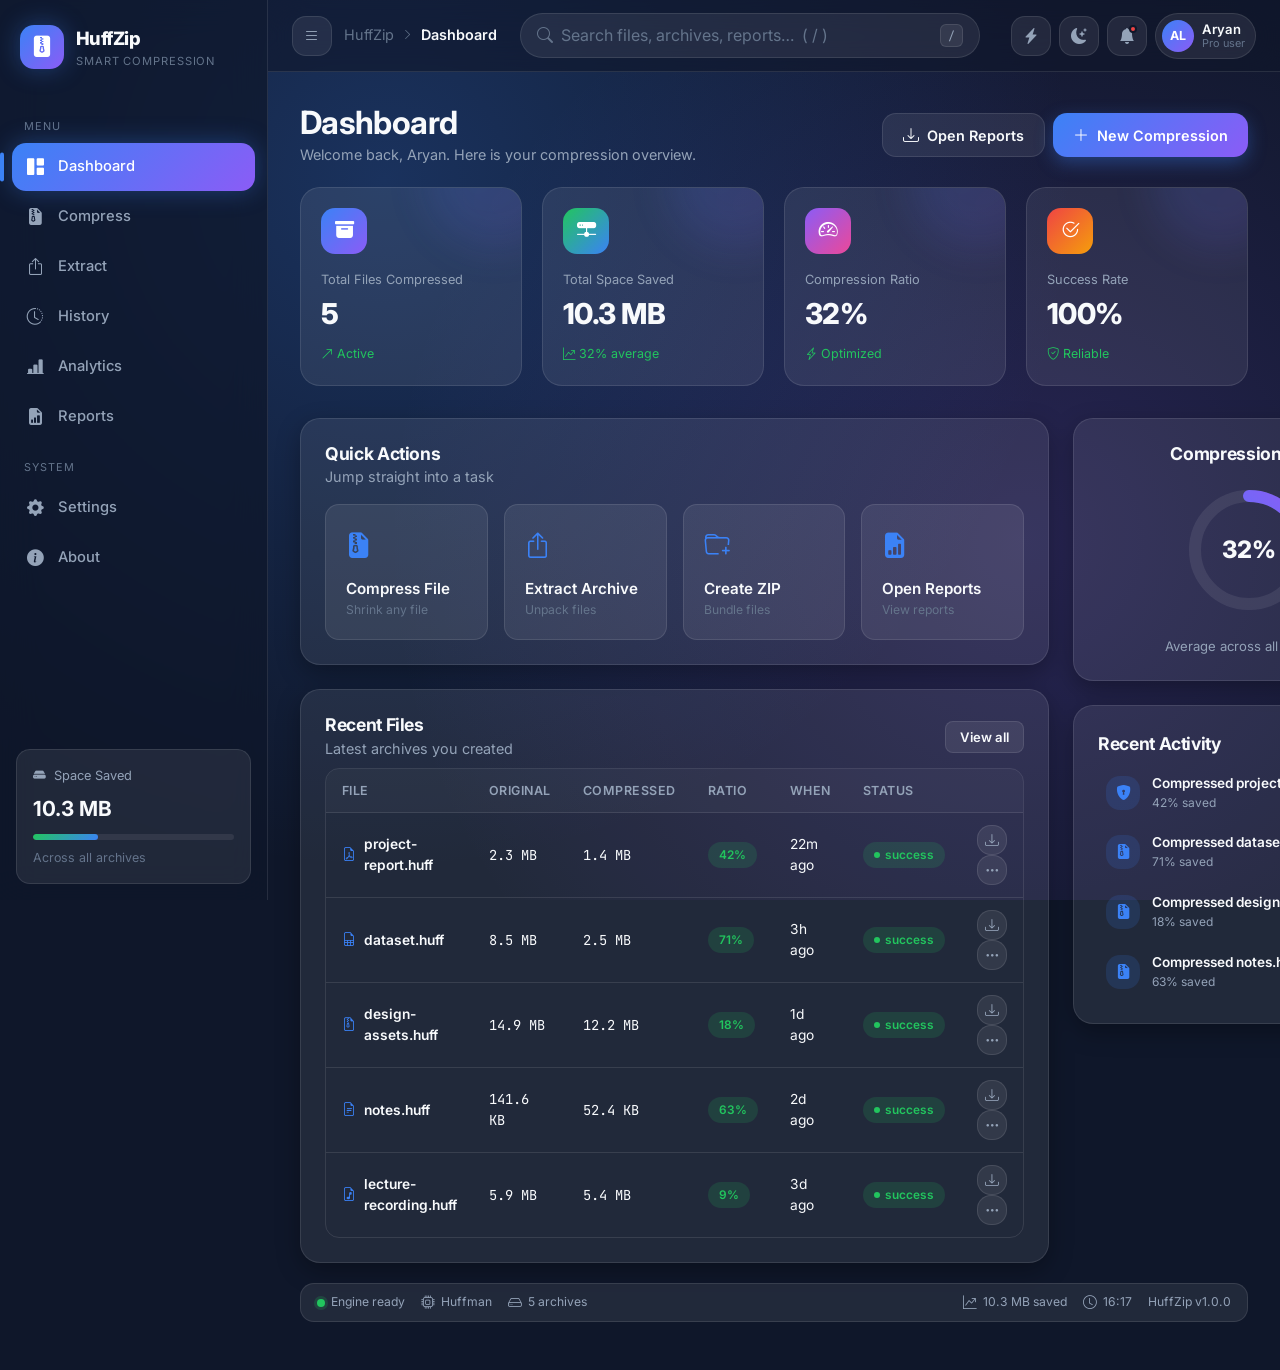
<file: index.html>
<!DOCTYPE html>
<html lang="en" data-theme="dark">
<head>
  <meta charset="UTF-8" />
  <meta name="viewport" content="width=device-width, initial-scale=1.0" />
  <meta name="description" content="HuffZip - A premium smart file compression utility powered by Huffman coding." />
  <title>HuffZip — Smart File Compression</title>

  <!-- Fonts -->
  <link rel="preconnect" href="https://fonts.googleapis.com" />
  <link rel="preconnect" href="https://fonts.gstatic.com" crossorigin />
  <link href="https://fonts.googleapis.com/css2?family=Inter:wght@400;500;600;700;800&family=JetBrains+Mono:wght@400;500&display=swap" rel="stylesheet" />

  <!-- Bootstrap Icons -->
  <link rel="stylesheet" href="https://cdn.jsdelivr.net/npm/bootstrap-icons@1.11.3/font/bootstrap-icons.min.css" />

  <!-- Styles -->
  <link rel="stylesheet" href="css/variables.css" />
  <link rel="stylesheet" href="css/base.css" />
  <link rel="stylesheet" href="css/layout.css" />
  <link rel="stylesheet" href="css/components.css" />
  <link rel="stylesheet" href="css/buttons.css" />
  <link rel="stylesheet" href="css/cards.css" />
  <link rel="stylesheet" href="css/animations.css" />
  <link rel="stylesheet" href="css/utilities.css" />
  <link rel="stylesheet" href="css/compression.css" />
  <link rel="stylesheet" href="css/extraction.css" />
  <link rel="stylesheet" href="css/analytics.css" />
  <link rel="stylesheet" href="css/responsive.css" />
  <link rel="stylesheet" href="css/themes.css" />
</head>
<body>
  <!-- Global drop overlay -->
  <div class="global-drop-overlay" id="globalDropOverlay">
    <div class="global-drop-inner">
      <i class="bi bi-cloud-arrow-down-fill"></i>
      <h2>Drop files anywhere</h2>
      <p>Release to add them to HuffZip</p>
    </div>
  </div>

  <!-- Toast container -->
  <div class="toast-container" id="toastContainer"></div>

  <!-- App shell -->
  <div class="app-shell">
    <!-- ============ SIDEBAR ============ -->
    <aside class="sidebar" id="sidebar">
      <div class="sidebar-brand">
        <div class="brand-logo">
          <i class="bi bi-file-zip-fill"></i>
        </div>
        <div class="brand-text">
          <span class="brand-name">HuffZip</span>
          <span class="brand-tag">Smart Compression</span>
        </div>
        <button class="sidebar-close" id="sidebarClose" aria-label="Close menu">
          <i class="bi bi-x-lg"></i>
        </button>
      </div>

      <nav class="sidebar-nav">
        <span class="nav-label">Menu</span>
        <a class="nav-item active" data-view="dashboard"><i class="bi bi-grid-1x2-fill"></i><span>Dashboard</span></a>
        <a class="nav-item" data-view="compress"><i class="bi bi-file-earmark-zip-fill"></i><span>Compress</span></a>
        <a class="nav-item" data-view="extract"><i class="bi bi-box-arrow-up"></i><span>Extract</span></a>
        <a class="nav-item" data-view="history"><i class="bi bi-clock-history"></i><span>History</span></a>
        <a class="nav-item" data-view="analytics"><i class="bi bi-bar-chart-line-fill"></i><span>Analytics</span></a>
        <a class="nav-item" data-view="reports"><i class="bi bi-file-earmark-bar-graph-fill"></i><span>Reports</span></a>

        <span class="nav-label">System</span>
        <a class="nav-item" data-view="settings"><i class="bi bi-gear-fill"></i><span>Settings</span></a>
        <a class="nav-item" data-view="about"><i class="bi bi-info-circle-fill"></i><span>About</span></a>
      </nav>

      <div class="sidebar-footer">
        <div class="storage-card">
          <div class="storage-head">
            <i class="bi bi-hdd-fill"></i>
            <span>Space Saved</span>
          </div>
          <div class="storage-value" id="sidebarSpaceSaved">0 MB</div>
          <div class="storage-bar"><span id="sidebarStorageBar" style="width:0%"></span></div>
          <small>Across all archives</small>
        </div>
      </div>
    </aside>

    <div class="sidebar-backdrop" id="sidebarBackdrop"></div>

    <!-- ============ MAIN ============ -->
    <div class="main-wrap">
      <!-- Top navigation -->
      <header class="topbar">
        <div class="topbar-left">
          <button class="icon-btn hamburger" id="hamburger" aria-label="Open menu">
            <i class="bi bi-list"></i>
          </button>
          <nav class="breadcrumb" id="breadcrumb">
            <span>HuffZip</span>
            <i class="bi bi-chevron-right"></i>
            <span class="crumb-current" id="crumbCurrent">Dashboard</span>
          </nav>
        </div>

        <div class="topbar-search">
          <i class="bi bi-search"></i>
          <input type="text" id="globalSearch" placeholder="Search files, archives, reports…  ( / )" />
          <kbd>/</kbd>
        </div>

        <div class="topbar-right">
          <button class="icon-btn" id="quickCompressBtn" data-tooltip="Quick Compress">
            <i class="bi bi-lightning-charge-fill"></i>
          </button>
          <button class="icon-btn" id="themeToggle" data-tooltip="Toggle theme">
            <i class="bi bi-moon-stars-fill"></i>
          </button>
          <button class="icon-btn has-dot" id="notifBtn" data-tooltip="Notifications">
            <i class="bi bi-bell-fill"></i>
            <span class="dot"></span>
          </button>
          <button class="user-chip" id="userChip">
            <span class="avatar">AL</span>
            <span class="user-meta">
              <span class="user-name">Aryan</span>
              <span class="user-role">Pro user</span>
            </span>
          </button>
        </div>
      </header>

      <!-- Notification panel -->
      <div class="notif-panel" id="notifPanel">
        <div class="notif-head"><span>Notifications</span><button id="clearNotifs">Clear all</button></div>
        <div class="notif-list" id="notifList"></div>
      </div>

      <!-- Content -->
      <main class="content" id="content">
        <!-- Views are injected here by JS -->
      </main>
    </div>
  </div>

  <!-- Modal root -->
  <div class="modal-root" id="modalRoot"></div>

  <!-- Scripts -->
  <script src="js/utils.js"></script>
  <script src="js/store.js"></script>
  <script src="js/huffman.js"></script>
  <script src="js/api.js"></script>
  <script src="js/components.js"></script>
  <script src="js/views.js"></script>
  <script src="js/app.js"></script>
</body>
</html>
</file>
<file: css/variables.css>
:root {

  --bg:            #0F172A;
  --bg-2:          #0B1120;
  --card:          rgba(255, 255, 255, 0.08);
  --card-solid:    #1E293B;
  --primary:       #3B82F6;
  --secondary:     #8B5CF6;
  --accent:        #22C55E;
  --danger:        #EF4444;
  --warning:       #F59E0B;


  --text:          #F8FAFC;
  --text-muted:    #94A3B8;
  --text-dim:      #64748B;


  --border:        rgba(255, 255, 255, 0.10);
  --border-strong: rgba(255, 255, 255, 0.18);
  --glass-blur:    18px;


  --grad-primary:  linear-gradient(135deg, #3B82F6 0%, #8B5CF6 100%);
  --grad-accent:   linear-gradient(135deg, #22C55E 0%, #3B82F6 100%);
  --grad-danger:   linear-gradient(135deg, #EF4444 0%, #F59E0B 100%);
  --grad-glow:     radial-gradient(circle at 30% 20%, rgba(59,130,246,0.25), transparent 60%),
                   radial-gradient(circle at 80% 60%, rgba(139,92,246,0.20), transparent 55%);


  --shadow-sm:     0 2px 8px rgba(0, 0, 0, 0.25);
  --shadow-md:     0 8px 24px rgba(0, 0, 0, 0.30);
  --shadow-lg:     0 20px 50px rgba(0, 0, 0, 0.45);
  --shadow-glow:   0 0 24px rgba(59, 130, 246, 0.35);


  --r-sm: 8px;
  --r-md: 14px;
  --r-lg: 20px;
  --r-xl: 28px;
  --r-pill: 999px;


  --s-1: 4px;  --s-2: 8px;  --s-3: 12px; --s-4: 16px;
  --s-5: 20px; --s-6: 24px; --s-8: 32px; --s-10: 40px; --s-12: 48px;


  --sidebar-w: 268px;
  --topbar-h: 72px;


  --ease: cubic-bezier(0.4, 0, 0.2, 1);
  --ease-out: cubic-bezier(0.16, 1, 0.3, 1);
  --dur-fast: 0.15s;
  --dur: 0.28s;
  --dur-slow: 0.5s;


  --font: 'Inter', system-ui, -apple-system, 'Segoe UI', sans-serif;
  --font-mono: 'JetBrains Mono', 'Consolas', monospace;
}
</file>
<file: css/base.css>
*, *::before, *::after { box-sizing: border-box; margin: 0; padding: 0; }

html { scroll-behavior: smooth; }

body {
  font-family: var(--font);
  background: var(--bg);
  color: var(--text);
  min-height: 100vh;
  overflow-x: hidden;
  line-height: 1.55;
  -webkit-font-smoothing: antialiased;
  background-image: var(--grad-glow);
  background-attachment: fixed;
}

h1, h2, h3, h4 { font-weight: 700; letter-spacing: -0.02em; line-height: 1.2; }
h1 { font-size: clamp(1.5rem, 3vw, 2rem); }
h2 { font-size: clamp(1.2rem, 2.4vw, 1.5rem); }
h3 { font-size: 1.1rem; }
p  { color: var(--text-muted); }
a  { color: inherit; text-decoration: none; cursor: pointer; }
small { font-size: 0.78rem; color: var(--text-dim); }
kbd {
  font-family: var(--font-mono); font-size: 0.72rem;
  background: var(--card); border: 1px solid var(--border);
  border-radius: 6px; padding: 2px 7px; color: var(--text-muted);
}
input, button, select, textarea { font-family: inherit; font-size: inherit; color: inherit; }
button { cursor: pointer; border: none; background: none; }
ul { list-style: none; }
img { max-width: 100%; display: block; }


::-webkit-scrollbar { width: 10px; height: 10px; }
::-webkit-scrollbar-track { background: transparent; }
::-webkit-scrollbar-thumb {
  background: rgba(255,255,255,0.12);
  border-radius: 10px; border: 2px solid transparent; background-clip: padding-box;
}
::-webkit-scrollbar-thumb:hover { background: rgba(255,255,255,0.22); background-clip: padding-box; }

::selection { background: rgba(59,130,246,0.35); color: #fff; }

:focus-visible { outline: 2px solid var(--primary); outline-offset: 2px; border-radius: 6px; }
</file>
<file: css/layout.css>
.app-shell { display: flex; min-height: 100vh; }


.sidebar {
  width: var(--sidebar-w);
  flex-shrink: 0;
  background: rgba(15, 23, 42, 0.72);
  backdrop-filter: blur(var(--glass-blur));
  -webkit-backdrop-filter: blur(var(--glass-blur));
  border-right: 1px solid var(--border);
  display: flex; flex-direction: column;
  position: sticky; top: 0; height: 100vh;
  z-index: 40;
  transition: transform var(--dur) var(--ease);
}

.sidebar-brand {
  display: flex; align-items: center; gap: var(--s-3);
  padding: var(--s-6) var(--s-5);
}
.brand-logo {
  width: 44px; height: 44px; flex-shrink: 0;
  display: grid; place-items: center;
  border-radius: var(--r-md);
  background: var(--grad-primary);
  box-shadow: var(--shadow-glow);
  font-size: 1.35rem; color: #fff;
}
.brand-text { display: flex; flex-direction: column; }
.brand-name { font-weight: 800; font-size: 1.15rem; letter-spacing: -0.03em; }
.brand-tag { font-size: 0.7rem; color: var(--text-dim); text-transform: uppercase; letter-spacing: 0.08em; }
.sidebar-close { display: none; margin-left: auto; color: var(--text-muted); font-size: 1.1rem; }

.sidebar-nav { flex: 1; padding: var(--s-2) var(--s-3); overflow-y: auto; }
.nav-label {
  display: block; font-size: 0.68rem; text-transform: uppercase; letter-spacing: 0.1em;
  color: var(--text-dim); padding: var(--s-4) var(--s-3) var(--s-2);
}
.nav-item {
  display: flex; align-items: center; gap: var(--s-3);
  padding: 11px var(--s-3); border-radius: var(--r-md);
  color: var(--text-muted); font-weight: 500; font-size: 0.92rem;
  margin-bottom: 2px; position: relative;
  transition: background var(--dur-fast) var(--ease), color var(--dur-fast) var(--ease), transform var(--dur-fast) var(--ease);
}
.nav-item i { font-size: 1.05rem; width: 22px; text-align: center; }
.nav-item:hover { background: var(--card); color: var(--text); transform: translateX(3px); }
.nav-item.active { color: #fff; background: var(--grad-primary); box-shadow: var(--shadow-glow); }
.nav-item.active::before {
  content: ''; position: absolute; left: -12px; top: 50%; transform: translateY(-50%);
  width: 4px; height: 60%; border-radius: 4px; background: var(--primary);
}

.sidebar-footer { padding: var(--s-4); }
.storage-card {
  background: var(--card); border: 1px solid var(--border);
  border-radius: var(--r-md); padding: var(--s-4);
}
.storage-head { display: flex; align-items: center; gap: var(--s-2); font-size: 0.8rem; color: var(--text-muted); }
.storage-value { font-size: 1.3rem; font-weight: 700; margin: var(--s-2) 0; }
.storage-bar { height: 6px; border-radius: 6px; background: rgba(255,255,255,0.08); overflow: hidden; }
.storage-bar span { display: block; height: 100%; background: var(--grad-accent); border-radius: 6px; transition: width var(--dur-slow) var(--ease); }
.storage-card small { display: block; margin-top: var(--s-2); }

.sidebar-backdrop {
  display: none; position: fixed; inset: 0; z-index: 39;
  background: rgba(0,0,0,0.55); backdrop-filter: blur(2px);
}
.sidebar-backdrop.show { display: block; animation: fadeIn var(--dur) var(--ease); }


.main-wrap { flex: 1; display: flex; flex-direction: column; min-width: 0; }

.topbar {
  height: var(--topbar-h);
  display: flex; align-items: center; gap: var(--s-4);
  padding: 0 var(--s-6);
  border-bottom: 1px solid var(--border);
  background: rgba(15, 23, 42, 0.6);
  backdrop-filter: blur(var(--glass-blur));
  -webkit-backdrop-filter: blur(var(--glass-blur));
  position: sticky; top: 0; z-index: 30;
}
.topbar-left { display: flex; align-items: center; gap: var(--s-3); }
.hamburger { display: none; }

.breadcrumb { display: flex; align-items: center; gap: var(--s-2); color: var(--text-dim); font-size: 0.9rem; }
.breadcrumb i { font-size: 0.7rem; }
.crumb-current { color: var(--text); font-weight: 600; }

.topbar-search {
  flex: 1; max-width: 460px; margin: 0 auto;
  display: flex; align-items: center; gap: var(--s-2);
  background: var(--card); border: 1px solid var(--border);
  border-radius: var(--r-pill); padding: 9px var(--s-4);
  transition: border var(--dur-fast) var(--ease), box-shadow var(--dur-fast) var(--ease);
}
.topbar-search:focus-within { border-color: var(--primary); box-shadow: 0 0 0 3px rgba(59,130,246,0.2); }
.topbar-search i { color: var(--text-dim); }
.topbar-search input { flex: 1; background: none; border: none; outline: none; color: var(--text); }
.topbar-search input::placeholder { color: var(--text-dim); }

.topbar-right { display: flex; align-items: center; gap: var(--s-2); margin-left: auto; }

.user-chip {
  display: flex; align-items: center; gap: var(--s-2);
  padding: 6px 10px 6px 6px; border-radius: var(--r-pill);
  background: var(--card); border: 1px solid var(--border);
  transition: background var(--dur-fast) var(--ease), transform var(--dur-fast) var(--ease);
}
.user-chip:hover { background: var(--card-solid); transform: translateY(-1px); }
.avatar {
  width: 32px; height: 32px; border-radius: 50%; flex-shrink: 0;
  display: grid; place-items: center; font-weight: 700; font-size: 0.78rem;
  background: var(--grad-primary); color: #fff;
}
.user-meta { display: flex; flex-direction: column; line-height: 1.15; text-align: left; }
.user-name { font-size: 0.82rem; font-weight: 600; }
.user-role { font-size: 0.68rem; color: var(--text-dim); }

.content { flex: 1; padding: var(--s-8) var(--s-8) var(--s-12); overflow-x: hidden; }


.notif-panel {
  position: fixed; top: calc(var(--topbar-h) + 6px); right: var(--s-6);
  width: 340px; max-width: calc(100vw - 32px);
  background: var(--card-solid); border: 1px solid var(--border);
  border-radius: var(--r-lg); box-shadow: var(--shadow-lg);
  z-index: 50; overflow: hidden;
  opacity: 0; transform: translateY(-10px) scale(0.98); pointer-events: none;
  transition: opacity var(--dur) var(--ease), transform var(--dur) var(--ease-out);
}
.notif-panel.show { opacity: 1; transform: translateY(0) scale(1); pointer-events: auto; }
.notif-head { display: flex; justify-content: space-between; align-items: center; padding: var(--s-4); border-bottom: 1px solid var(--border); font-weight: 600; }
.notif-head button { color: var(--primary); font-size: 0.82rem; }
.notif-list { max-height: 360px; overflow-y: auto; }
.notif-row { display: flex; gap: var(--s-3); padding: var(--s-3) var(--s-4); border-bottom: 1px solid var(--border); }
.notif-row i { color: var(--primary); font-size: 1rem; margin-top: 2px; }
.notif-row .n-body { flex: 1; }
.notif-row .n-body strong { font-size: 0.85rem; font-weight: 600; display: block; }
.notif-row .n-body span { font-size: 0.76rem; color: var(--text-dim); }
</file>
<file: css/components.css>
.dropzone {
  position: relative; border: 2px dashed var(--border-strong); border-radius: var(--r-lg);
  padding: var(--s-12) var(--s-6); text-align: center;
  background: var(--card); transition: border-color var(--dur) var(--ease), background var(--dur) var(--ease), transform var(--dur) var(--ease);
  cursor: pointer;
}
.dropzone:hover { border-color: var(--primary); background: rgba(59,130,246,0.06); }
.dropzone.dragover { border-color: var(--accent); background: rgba(34,197,94,0.08); transform: scale(1.01); box-shadow: var(--shadow-glow); }
.dropzone .dz-icon {
  width: 74px; height: 74px; margin: 0 auto var(--s-4); border-radius: 50%;
  display: grid; place-items: center; font-size: 2rem; color: #fff;
  background: var(--grad-primary); animation: float 3.4s var(--ease) infinite;
}
.dropzone h3 { margin-bottom: 6px; }
.dropzone p { max-width: 380px; margin: 0 auto var(--s-4); }
.dz-formats { display: flex; gap: 6px; justify-content: center; flex-wrap: wrap; margin-top: var(--s-4); }

.file-input { display: none; }

.selected-list { margin-top: var(--s-5); display: flex; flex-direction: column; gap: var(--s-2); }
.selected-item {
  display: flex; align-items: center; gap: var(--s-3);
  background: var(--card); border: 1px solid var(--border);
  border-radius: var(--r-md); padding: var(--s-3) var(--s-4);
  animation: scaleUp var(--dur) var(--ease-out) both;
}
.selected-item .si-ico { width: 38px; height: 38px; border-radius: var(--r-sm); display: grid; place-items: center; background: rgba(59,130,246,0.16); color: var(--primary); flex-shrink: 0; }
.selected-item .si-info { flex: 1; min-width: 0; }
.selected-item .si-name { font-weight: 600; font-size: 0.88rem; white-space: nowrap; overflow: hidden; text-overflow: ellipsis; }
.selected-item .si-size { font-size: 0.74rem; color: var(--text-dim); }
.selected-item .si-remove { color: var(--text-dim); width: 30px; height: 30px; border-radius: 8px; display: grid; place-items: center; transition: color var(--dur-fast), background var(--dur-fast); }
.selected-item .si-remove:hover { color: var(--danger); background: rgba(239,68,68,0.12); }

.progress {
  height: 10px; border-radius: var(--r-pill); background: rgba(255,255,255,0.08); overflow: hidden; position: relative;
}
.progress .bar {
  height: 100%; border-radius: var(--r-pill); background: var(--grad-primary);
  width: 0%; transition: width 0.3s var(--ease); position: relative; overflow: hidden;
}
.progress .bar::after {
  content: ''; position: absolute; inset: 0;
  background: linear-gradient(90deg, transparent, rgba(255,255,255,0.35), transparent);
  animation: shimmer 1.4s infinite;
}
.progress.accent .bar { background: var(--grad-accent); }

.field { margin-bottom: var(--s-4); }
.field label { display: block; font-size: 0.82rem; font-weight: 600; color: var(--text-muted); margin-bottom: 7px; }
.input, .select {
  width: 100%; padding: 11px var(--s-4); border-radius: var(--r-md);
  background: var(--card); border: 1px solid var(--border); color: var(--text);
  outline: none; transition: border var(--dur-fast) var(--ease), box-shadow var(--dur-fast) var(--ease);
}
.input::placeholder { color: var(--text-dim); }
.input:focus, .select:focus { border-color: var(--primary); box-shadow: 0 0 0 3px rgba(59,130,246,0.18); }
.input-group { position: relative; }
.input-group .toggle-eye { position: absolute; right: 12px; top: 50%; transform: translateY(-50%); color: var(--text-dim); }

.table-wrap { overflow-x: auto; border-radius: var(--r-md); border: 1px solid var(--border); }
table.data { width: 100%; border-collapse: collapse; min-width: 560px; }
table.data th, table.data td { padding: var(--s-3) var(--s-4); text-align: left; font-size: 0.86rem; }
table.data thead th { background: rgba(255,255,255,0.03); color: var(--text-muted); font-weight: 600; font-size: 0.78rem; text-transform: uppercase; letter-spacing: 0.04em; }
table.data tbody tr { border-top: 1px solid var(--border); transition: background var(--dur-fast) var(--ease); }
table.data tbody tr:hover { background: var(--card); }
table.data td .t-file { display: flex; align-items: center; gap: var(--s-2); font-weight: 600; }
table.data td .t-file i { color: var(--primary); }

.empty-state { text-align: center; padding: var(--s-12) var(--s-6); }
.empty-state .es-illus {
  width: 110px; height: 110px; margin: 0 auto var(--s-5); border-radius: 50%;
  display: grid; place-items: center; font-size: 3rem; color: var(--text-dim);
  background: var(--card); border: 1px solid var(--border); animation: float 4s var(--ease) infinite;
}
.empty-state h3 { margin-bottom: 6px; }
.empty-state p { max-width: 340px; margin: 0 auto var(--s-5); }

.modal-root { position: fixed; inset: 0; z-index: 80; display: none; }
.modal-root.show { display: grid; place-items: center; }
.modal-overlay { position: absolute; inset: 0; background: rgba(0,0,0,0.6); backdrop-filter: blur(6px); animation: fadeIn var(--dur) var(--ease); }
.modal {
  position: relative; width: 460px; max-width: calc(100vw - 32px); max-height: calc(100vh - 60px); overflow-y: auto;
  background: var(--card-solid); border: 1px solid var(--border-strong);
  border-radius: var(--r-lg); box-shadow: var(--shadow-lg); padding: var(--s-6);
  animation: modalIn var(--dur) var(--ease-out) both;
}
.modal-head { display: flex; align-items: flex-start; gap: var(--s-3); margin-bottom: var(--s-4); }
.modal-head .m-ico { width: 46px; height: 46px; border-radius: var(--r-md); display: grid; place-items: center; font-size: 1.3rem; flex-shrink: 0; }
.modal-head .m-ico.info { background: rgba(59,130,246,0.16); color: var(--primary); }
.modal-head .m-ico.success { background: rgba(34,197,94,0.16); color: var(--accent); }
.modal-head .m-ico.danger { background: rgba(239,68,68,0.16); color: var(--danger); }
.modal-head .m-title { font-size: 1.15rem; font-weight: 700; }
.modal-head .m-sub { font-size: 0.84rem; color: var(--text-muted); margin-top: 2px; }
.modal-head .m-close { margin-left: auto; color: var(--text-dim); font-size: 1.1rem; width: 32px; height: 32px; border-radius: 8px; display: grid; place-items: center; transition: background var(--dur-fast); }
.modal-head .m-close:hover { background: var(--card); color: var(--text); }
.modal-body { margin-bottom: var(--s-5); }
.modal-actions { display: flex; gap: var(--s-3); justify-content: flex-end; }

.toast-container { position: fixed; top: var(--s-5); right: var(--s-5); z-index: 100; display: flex; flex-direction: column; gap: var(--s-3); max-width: 360px; }
.toast {
  display: flex; align-items: center; gap: var(--s-3);
  background: var(--card-solid); border: 1px solid var(--border);
  border-left: 4px solid var(--primary); border-radius: var(--r-md);
  padding: var(--s-3) var(--s-4); box-shadow: var(--shadow-lg);
  animation: toastIn 0.4s var(--ease-out) both; min-width: 260px;
}
.toast.success { border-left-color: var(--accent); }
.toast.error { border-left-color: var(--danger); }
.toast.warn { border-left-color: var(--warning); }
.toast .t-ico { font-size: 1.2rem; }
.toast.success .t-ico { color: var(--accent); }
.toast.error .t-ico { color: var(--danger); }
.toast.info .t-ico { color: var(--primary); }
.toast.warn .t-ico { color: var(--warning); }
.toast .t-text strong { display: block; font-size: 0.88rem; }
.toast .t-text span { font-size: 0.78rem; color: var(--text-muted); }
.toast.leaving { animation: toastOut 0.3s var(--ease) forwards; }

.global-drop-overlay { position: fixed; inset: 0; z-index: 90; display: none; place-items: center; background: rgba(15,23,42,0.85); backdrop-filter: blur(8px); }
.global-drop-overlay.show { display: grid; animation: fadeIn var(--dur) var(--ease); }
.global-drop-inner { text-align: center; border: 3px dashed var(--primary); border-radius: var(--r-xl); padding: var(--s-12) var(--s-10); }
.global-drop-inner i { font-size: 4rem; color: var(--primary); animation: float 2.6s var(--ease) infinite; }
.global-drop-inner h2 { margin: var(--s-4) 0 6px; }

.skeleton { background: linear-gradient(90deg, rgba(255,255,255,0.05) 25%, rgba(255,255,255,0.12) 50%, rgba(255,255,255,0.05) 75%); background-size: 200% 100%; animation: skeleton 1.4s infinite; border-radius: var(--r-sm); }

.spinner { width: 38px; height: 38px; border-radius: 50%; border: 3px solid rgba(255,255,255,0.15); border-top-color: var(--primary); animation: spin 0.8s linear infinite; }
.spinner.sm { width: 20px; height: 20px; border-width: 2px; }

.context-menu {
  position: fixed; z-index: 95; min-width: 180px;
  background: var(--card-solid); border: 1px solid var(--border-strong);
  border-radius: var(--r-md); box-shadow: var(--shadow-lg); padding: 6px;
  animation: scaleUp 0.16s var(--ease-out) both;
}
.context-menu button { display: flex; align-items: center; gap: var(--s-3); width: 100%; padding: 9px 12px; border-radius: var(--r-sm); color: var(--text); font-size: 0.86rem; text-align: left; transition: background var(--dur-fast); }
.context-menu button:hover { background: var(--card); }
.context-menu button.danger { color: var(--danger); }
.context-menu .sep { height: 1px; background: var(--border); margin: 4px 0; }

.log-console {
  background: #0a0f1e; border: 1px solid var(--border); border-radius: var(--r-md);
  padding: var(--s-4); font-family: var(--font-mono); font-size: 0.8rem;
  max-height: 220px; overflow-y: auto; line-height: 1.7;
}
.log-console .log-line { display: flex; gap: var(--s-2); animation: fadeInUp 0.3s var(--ease-out) both; }
.log-console .log-time { color: var(--text-dim); flex-shrink: 0; }
.log-console .log-line.ok .log-msg { color: var(--accent); }
.log-console .log-line.info .log-msg { color: var(--primary); }
.log-console .log-line.warn .log-msg { color: var(--warning); }
.log-console .log-line.err .log-msg { color: var(--danger); }

.success-check { width: 84px; height: 84px; margin: 0 auto; }
.success-check circle { stroke: var(--accent); stroke-width: 3; fill: none; stroke-dasharray: 260; stroke-dashoffset: 260; animation: drawCircle 0.6s var(--ease-out) forwards; }
.success-check path { stroke: var(--accent); stroke-width: 4; fill: none; stroke-linecap: round; stroke-linejoin: round; stroke-dasharray: 60; stroke-dashoffset: 60; animation: drawCheck 0.4s 0.5s var(--ease-out) forwards; }

.activity-feed { display: flex; flex-direction: column; gap: 4px; }
.activity-item { display: flex; align-items: center; gap: var(--s-3); padding: var(--s-2) var(--s-2); border-radius: var(--r-md); transition: background var(--dur-fast) var(--ease); }
.activity-item:hover { background: var(--card); }
.ai-ico { flex-shrink: 0; width: 34px; height: 34px; border-radius: var(--r-md); display: grid; place-items: center; font-size: 0.95rem; }
.ai-ico.info { background: rgba(59,130,246,0.15); color: var(--primary); }
.ai-ico.green { background: rgba(34,197,94,0.15); color: var(--accent); }
.ai-ico.purple { background: rgba(139,92,246,0.15); color: var(--secondary); }
.ai-ico.orange { background: rgba(245,158,11,0.15); color: var(--warning); }
.ai-body { flex: 1; min-width: 0; }
.ai-title { font-size: 0.85rem; font-weight: 600; white-space: nowrap; overflow: hidden; text-overflow: ellipsis; }
.ai-sub { font-size: 0.75rem; color: var(--text-muted); }
.ai-time { flex-shrink: 0; font-size: 0.72rem; color: var(--text-dim); }

.status-bar { display: flex; align-items: center; justify-content: space-between; gap: var(--s-4); margin-top: var(--s-5); padding: var(--s-2) var(--s-4); border-radius: var(--r-md); background: var(--card); border: 1px solid var(--border); font-size: 0.76rem; color: var(--text-muted); backdrop-filter: blur(10px); flex-wrap: wrap; }
.status-bar .sb-group { display: flex; align-items: center; gap: var(--s-4); flex-wrap: wrap; }
.status-bar .sb-item { display: inline-flex; align-items: center; gap: 6px; }
.status-bar .sb-item i { font-size: 0.85rem; }
.status-bar .sb-dot { width: 8px; height: 8px; border-radius: 50%; background: var(--text-dim); }
.status-bar .sb-dot.ok { background: var(--accent); box-shadow: 0 0 0 3px rgba(34,197,94,0.18); }
</file>
<file: css/buttons.css>
.btn {
  display: inline-flex; align-items: center; justify-content: center; gap: var(--s-2);
  padding: 11px var(--s-5); border-radius: var(--r-md);
  font-weight: 600; font-size: 0.9rem; position: relative; overflow: hidden;
  transition: transform var(--dur-fast) var(--ease), box-shadow var(--dur) var(--ease), background var(--dur) var(--ease), border-color var(--dur) var(--ease);
  white-space: nowrap; user-select: none;
}
.btn:active { transform: scale(0.97); }
.btn i { font-size: 1rem; }

.btn-primary { background: var(--grad-primary); color: #fff; box-shadow: 0 6px 18px rgba(59,130,246,0.35); }
.btn-primary:hover { box-shadow: 0 8px 26px rgba(59,130,246,0.55); transform: translateY(-2px); }

.btn-accent { background: var(--grad-accent); color: #fff; box-shadow: 0 6px 18px rgba(34,197,94,0.3); }
.btn-accent:hover { transform: translateY(-2px); box-shadow: 0 8px 26px rgba(34,197,94,0.5); }

.btn-ghost { background: var(--card); border: 1px solid var(--border); color: var(--text); }
.btn-ghost:hover { background: var(--card-solid); border-color: var(--border-strong); transform: translateY(-2px); }

.btn-danger { background: var(--danger); color: #fff; }
.btn-danger:hover { background: #dc2626; transform: translateY(-2px); }

.btn-sm { padding: 7px 14px; font-size: 0.82rem; border-radius: var(--r-sm); }
.btn-block { width: 100%; }


.btn-glow::before {
  content: ''; position: absolute; inset: -2px; border-radius: inherit; z-index: -1;
  background: var(--grad-primary); filter: blur(14px); opacity: 0; transition: opacity var(--dur) var(--ease);
}
.btn-glow:hover::before { opacity: 0.7; }


.ripple { position: absolute; border-radius: 50%; transform: scale(0); background: rgba(255,255,255,0.5); animation: ripple 0.6s var(--ease-out); pointer-events: none; }


.icon-btn {
  width: 40px; height: 40px; border-radius: var(--r-md);
  display: grid; place-items: center; position: relative;
  background: var(--card); border: 1px solid var(--border); color: var(--text-muted);
  transition: background var(--dur-fast) var(--ease), color var(--dur-fast) var(--ease), transform var(--dur-fast) var(--ease);
}
.icon-btn:hover { background: var(--card-solid); color: var(--text); transform: translateY(-2px); }
.icon-btn .dot { position: absolute; top: 8px; right: 9px; width: 8px; height: 8px; border-radius: 50%; background: var(--danger); border: 2px solid var(--bg); }


[data-tooltip] { position: relative; }
[data-tooltip]::after {
  content: attr(data-tooltip); position: absolute; top: calc(100% + 8px); left: 50%;
  transform: translateX(-50%) translateY(4px); white-space: nowrap;
  background: var(--card-solid); color: var(--text); font-size: 0.72rem; font-weight: 500;
  padding: 5px 9px; border-radius: 7px; border: 1px solid var(--border);
  opacity: 0; pointer-events: none; transition: opacity var(--dur-fast) var(--ease), transform var(--dur-fast) var(--ease); z-index: 60;
}
[data-tooltip]:hover::after { opacity: 1; transform: translateX(-50%) translateY(0); }


.switch { position: relative; display: inline-block; width: 48px; height: 26px; flex-shrink: 0; }
.switch input { opacity: 0; width: 0; height: 0; }
.switch .slider {
  position: absolute; inset: 0; cursor: pointer; border-radius: var(--r-pill);
  background: rgba(255,255,255,0.12); border: 1px solid var(--border);
  transition: background var(--dur) var(--ease);
}
.switch .slider::before {
  content: ''; position: absolute; height: 18px; width: 18px; left: 3px; top: 3px;
  border-radius: 50%; background: #fff; transition: transform var(--dur) var(--ease-out);
}
.switch input:checked + .slider { background: var(--grad-primary); border-color: transparent; }
.switch input:checked + .slider::before { transform: translateX(22px); }


.segmented { display: inline-flex; background: var(--card); border: 1px solid var(--border); border-radius: var(--r-md); padding: 4px; gap: 4px; }
.segmented button { padding: 7px 16px; border-radius: var(--r-sm); font-size: 0.84rem; font-weight: 500; color: var(--text-muted); transition: all var(--dur-fast) var(--ease); }
.segmented button.active { background: var(--grad-primary); color: #fff; }


.badge { display: inline-flex; align-items: center; gap: 5px; padding: 4px 11px; border-radius: var(--r-pill); font-size: 0.74rem; font-weight: 600; }
.badge.success { background: rgba(34,197,94,0.15); color: var(--accent); }
.badge.info { background: rgba(59,130,246,0.15); color: var(--primary); }
.badge.warn { background: rgba(245,158,11,0.15); color: var(--warning); }
.badge.danger { background: rgba(239,68,68,0.15); color: var(--danger); }
.badge.muted { background: var(--card); color: var(--text-muted); }
.badge .b-dot { width: 6px; height: 6px; border-radius: 50%; background: currentColor; }
</file>
<file: css/cards.css>
.glass-card {
  background: var(--card);
  backdrop-filter: blur(var(--glass-blur));
  -webkit-backdrop-filter: blur(var(--glass-blur));
  border: 1px solid var(--border);
  border-radius: var(--r-lg);
  box-shadow: var(--shadow-md);
  padding: var(--s-6);
  transition: transform var(--dur) var(--ease-out), border-color var(--dur) var(--ease), box-shadow var(--dur) var(--ease);
}
.glass-card.hover-lift:hover { transform: translateY(-6px); border-color: var(--border-strong); box-shadow: var(--shadow-lg); }


.section-head { display: flex; align-items: center; justify-content: space-between; gap: var(--s-4); margin-bottom: var(--s-5); flex-wrap: wrap; }
.section-head .st { display: flex; flex-direction: column; }
.section-head h1 { margin: 0; }
.section-head p { margin-top: 2px; font-size: 0.9rem; }
.section-actions { display: flex; gap: var(--s-2); flex-wrap: wrap; }


.stat-grid { display: grid; grid-template-columns: repeat(auto-fit, minmax(220px, 1fr)); gap: var(--s-5); margin-bottom: var(--s-8); }
.stat-card {
  position: relative; overflow: hidden;
  background: var(--card); border: 1px solid var(--border);
  border-radius: var(--r-lg); padding: var(--s-5);
  transition: transform var(--dur) var(--ease-out), box-shadow var(--dur) var(--ease);
}
.stat-card:hover { transform: translateY(-5px); box-shadow: var(--shadow-lg); }
.stat-card::after {
  content: ''; position: absolute; top: -40%; right: -20%;
  width: 140px; height: 140px; border-radius: 50%;
  background: var(--grad-primary); opacity: 0.14; filter: blur(20px);
}
.stat-icon {
  width: 46px; height: 46px; border-radius: var(--r-md);
  display: grid; place-items: center; font-size: 1.2rem; color: #fff;
  background: var(--grad-primary); margin-bottom: var(--s-4);
}
.stat-icon.green { background: var(--grad-accent); }
.stat-icon.purple { background: linear-gradient(135deg,#8B5CF6,#EC4899); }
.stat-icon.orange { background: var(--grad-danger); }
.stat-label { font-size: 0.8rem; color: var(--text-muted); }
.stat-value { font-size: 1.8rem; font-weight: 800; margin: 2px 0 4px; letter-spacing: -0.02em; }
.stat-trend { font-size: 0.78rem; display: inline-flex; align-items: center; gap: 4px; }
.stat-trend.up { color: var(--accent); }
.stat-trend.down { color: var(--danger); }


.dash-grid { display: grid; grid-template-columns: 2fr 1fr; gap: var(--s-6); align-items: start; }


.quick-actions { display: grid; grid-template-columns: repeat(auto-fit, minmax(140px,1fr)); gap: var(--s-4); }
.quick-action {
  display: flex; flex-direction: column; gap: var(--s-3);
  padding: var(--s-5); border-radius: var(--r-md);
  background: var(--card); border: 1px solid var(--border);
  transition: transform var(--dur) var(--ease-out), border-color var(--dur) var(--ease), background var(--dur) var(--ease);
}
.quick-action:hover { transform: translateY(-4px) scale(1.02); border-color: var(--primary); background: var(--card-solid); }
.quick-action i { font-size: 1.6rem; color: var(--primary); }
.quick-action .qa-title { font-weight: 600; font-size: 0.95rem; }
.quick-action .qa-sub { font-size: 0.76rem; color: var(--text-dim); }


.file-row {
  display: flex; align-items: center; gap: var(--s-4);
  padding: var(--s-3); border-radius: var(--r-md);
  transition: background var(--dur-fast) var(--ease);
}
.file-row:hover { background: var(--card); }
.file-ico {
  width: 42px; height: 42px; flex-shrink: 0; border-radius: var(--r-sm);
  display: grid; place-items: center; font-size: 1.1rem; color: #fff;
  background: rgba(59,130,246,0.2); color: var(--primary);
}
.file-info { flex: 1; min-width: 0; }
.file-name { font-weight: 600; font-size: 0.9rem; white-space: nowrap; overflow: hidden; text-overflow: ellipsis; }
.file-sub { font-size: 0.76rem; color: var(--text-dim); }
.file-actions { display: flex; gap: 4px; opacity: 0; transition: opacity var(--dur-fast) var(--ease); }
.file-row:hover .file-actions { opacity: 1; }


.chart-wrap { height: 200px; display: flex; align-items: flex-end; gap: var(--s-3); padding-top: var(--s-4); }
.chart-bar { flex: 1; display: flex; flex-direction: column; align-items: center; gap: var(--s-2); }
.chart-bar .bar {
  width: 100%; max-width: 34px; border-radius: 8px 8px 0 0;
  background: var(--grad-primary); animation: growBar 0.9s var(--ease-out) both;
  transform-origin: bottom; min-height: 6px;
}
.chart-bar .bar.alt { background: var(--grad-accent); }
.chart-bar small { font-size: 0.68rem; color: var(--text-dim); }


.ratio-ring { display: grid; place-items: center; position: relative; }
.ratio-ring svg { transform: rotate(-90deg); }
.ratio-ring .ring-val { position: absolute; font-size: 1.5rem; font-weight: 800; }
.ratio-ring .ring-bg { fill: none; stroke: rgba(255,255,255,0.08); }
.ratio-ring .ring-fg { fill: none; stroke: url(#ringGrad); stroke-linecap: round; transition: stroke-dashoffset 1s var(--ease-out); }
</file>
<file: css/animations.css>
@keyframes fadeIn { from { opacity: 0; } to { opacity: 1; } }
@keyframes fadeInUp { from { opacity: 0; transform: translateY(14px); } to { opacity: 1; transform: translateY(0); } }
@keyframes scaleUp { from { opacity: 0; transform: scale(0.94); } to { opacity: 1; transform: scale(1); } }
@keyframes modalIn { from { opacity: 0; transform: translateY(20px) scale(0.96); } to { opacity: 1; transform: translateY(0) scale(1); } }
@keyframes toastIn { from { opacity: 0; transform: translateX(40px); } to { opacity: 1; transform: translateX(0); } }
@keyframes toastOut { to { opacity: 0; transform: translateX(40px); } }
@keyframes float { 0%,100% { transform: translateY(0); } 50% { transform: translateY(-10px); } }
@keyframes spin { to { transform: rotate(360deg); } }
@keyframes shimmer { from { transform: translateX(-100%); } to { transform: translateX(100%); } }
@keyframes skeleton { from { background-position: 200% 0; } to { background-position: -200% 0; } }
@keyframes ripple { to { transform: scale(4); opacity: 0; } }
@keyframes growBar { from { transform: scaleY(0); } to { transform: scaleY(1); } }
@keyframes shake { 0%,100% { transform: translateX(0); } 20%,60% { transform: translateX(-8px); } 40%,80% { transform: translateX(8px); } }
@keyframes drawCircle { to { stroke-dashoffset: 0; } }
@keyframes drawCheck { to { stroke-dashoffset: 0; } }
@keyframes pulseGlow { 0%,100% { box-shadow: 0 0 0 0 rgba(59,130,246,0.4); } 50% { box-shadow: 0 0 0 12px rgba(59,130,246,0); } }
@keyframes gradientMove { 0% { background-position: 0% 50%; } 50% { background-position: 100% 50%; } 100% { background-position: 0% 50%; } }
@keyframes gradientBorder { 0% { background-position: 0% 50%; } 100% { background-position: 200% 50%; } }

.anim-fade { animation: fadeIn var(--dur) var(--ease) both; }
.anim-up { animation: fadeInUp var(--dur) var(--ease-out) both; }
.anim-scale { animation: scaleUp var(--dur) var(--ease-out) both; }
.shake { animation: shake 0.45s var(--ease); }
.pulse { animation: pulseGlow 2s infinite; }

.stagger > * { animation: fadeInUp 0.5s var(--ease-out) both; }
.stagger > *:nth-child(1) { animation-delay: 0.04s; }
.stagger > *:nth-child(2) { animation-delay: 0.10s; }
.stagger > *:nth-child(3) { animation-delay: 0.16s; }
.stagger > *:nth-child(4) { animation-delay: 0.22s; }
.stagger > *:nth-child(5) { animation-delay: 0.28s; }
.stagger > *:nth-child(6) { animation-delay: 0.34s; }
.stagger > *:nth-child(7) { animation-delay: 0.40s; }
.stagger > *:nth-child(8) { animation-delay: 0.46s; }

.gradient-border {
  position: relative; background: var(--card-solid); border-radius: var(--r-lg);
}
.gradient-border::before {
  content: ''; position: absolute; inset: 0; padding: 1.5px; border-radius: inherit;
  background: linear-gradient(120deg, var(--primary), var(--secondary), var(--accent), var(--primary));
  background-size: 300% 300%; animation: gradientBorder 4s linear infinite;
  -webkit-mask: linear-gradient(#000 0 0) content-box, linear-gradient(#000 0 0);
  -webkit-mask-composite: xor; mask-composite: exclude; pointer-events: none;
}

.view-enter { animation: fadeInUp 0.4s var(--ease-out) both; }

@media (prefers-reduced-motion: reduce) {
  *, *::before, *::after { animation-duration: 0.001s !important; animation-iteration-count: 1 !important; transition-duration: 0.001s !important; }
}
</file>
<file: css/utilities.css>
.flex { display: flex; }
.flex-col { flex-direction: column; }
.items-center { align-items: center; }
.justify-between { justify-content: space-between; }
.gap-1 { gap: var(--s-1); } .gap-2 { gap: var(--s-2); } .gap-3 { gap: var(--s-3); } .gap-4 { gap: var(--s-4); }
.wrap { flex-wrap: wrap; }
.grid { display: grid; }
.w-full { width: 100%; }
.flex-1 { flex: 1; }
.text-center { text-align: center; }
.text-muted { color: var(--text-muted); }
.text-dim { color: var(--text-dim); }
.text-accent { color: var(--accent); }
.text-primary { color: var(--primary); }
.text-danger { color: var(--danger); }
.mono { font-family: var(--font-mono); }
.mt-2 { margin-top: var(--s-2); } .mt-4 { margin-top: var(--s-4); } .mt-6 { margin-top: var(--s-6); } .mt-8 { margin-top: var(--s-8); }
.mb-2 { margin-bottom: var(--s-2); } .mb-4 { margin-bottom: var(--s-4); } .mb-6 { margin-bottom: var(--s-6); }
.hidden { display: none !important; }
.fw-600 { font-weight: 600; } .fw-700 { font-weight: 700; } .fw-800 { font-weight: 800; }
.fs-sm { font-size: 0.82rem; } .fs-lg { font-size: 1.1rem; }
.divider { height: 1px; background: var(--border); margin: var(--s-4) 0; border: none; }
.pill-group { display: flex; gap: var(--s-2); flex-wrap: wrap; }
.two-col { display: grid; grid-template-columns: 1fr 1fr; gap: var(--s-4); }
.three-col { display: grid; grid-template-columns: repeat(3, 1fr); gap: var(--s-4); }
.card-stack { display: flex; flex-direction: column; gap: var(--s-6); }
.list-clean { display: flex; flex-direction: column; gap: 2px; }
.kbd-row { display: flex; align-items: center; justify-content: space-between; padding: var(--s-3) 0; border-bottom: 1px solid var(--border); }
.kbd-row:last-child { border-bottom: none; }
.kbd-combo { display: flex; gap: 4px; }
.stat-inline { display: flex; align-items: center; justify-content: space-between; padding: var(--s-3) 0; border-bottom: 1px solid var(--border); }
.stat-inline:last-child { border-bottom: none; }
.stat-inline .si-label { color: var(--text-muted); font-size: 0.86rem; }
.stat-inline .si-val { font-weight: 700; font-family: var(--font-mono); }
</file>
<file: css/compression.css>
.dz-actions { display: flex; gap: var(--s-3); justify-content: center; flex-wrap: wrap; margin-bottom: var(--s-4); }
.dz-meta { display: flex; gap: var(--s-2); justify-content: center; flex-wrap: wrap; }
.dz-meta .badge b { color: var(--text); }

.files-table-wrap { max-height: 320px; overflow-y: auto; }
.files-table-wrap table.data td .si-remove { color: var(--text-dim); }
.files-table-wrap table.data td .si-remove:hover { color: var(--danger); background: rgba(239,68,68,0.12); }

.level-hint { margin-top: var(--s-2); font-size: 0.78rem; color: var(--text-muted); }

.progress-meta { display: grid; grid-template-columns: repeat(4, 1fr); gap: var(--s-3); margin-top: var(--s-4); }
.progress-meta .pm-cell { background: var(--card); border: 1px solid var(--border); border-radius: var(--r-md); padding: var(--s-3); display: flex; flex-direction: column; gap: 4px; }
.progress-meta .pm-k { font-size: 0.7rem; text-transform: uppercase; letter-spacing: 0.04em; color: var(--text-muted); }
.progress-meta .pm-v { font-size: 0.9rem; font-weight: 700; font-family: var(--font-mono); white-space: nowrap; overflow: hidden; text-overflow: ellipsis; }

.queue-list { display: flex; flex-direction: column; gap: 4px; margin-top: var(--s-4); }
.queue-item { display: flex; align-items: center; gap: var(--s-3); padding: var(--s-2) var(--s-3); border-radius: var(--r-sm); font-size: 0.84rem; transition: background var(--dur-fast) var(--ease); }
.queue-item .q-name { flex: 1; min-width: 0; white-space: nowrap; overflow: hidden; text-overflow: ellipsis; }
.queue-item .q-size { color: var(--text-dim); font-size: 0.76rem; flex-shrink: 0; }
.queue-item.wait { color: var(--text-muted); }
.queue-item.wait i { color: var(--text-dim); }
.queue-item.active { background: rgba(59,130,246,0.12); color: var(--primary); }
.queue-item.done i { color: var(--accent); }

.btn-danger-ghost { background: rgba(239,68,68,0.12); color: var(--danger); }
.btn-danger-ghost:hover { background: rgba(239,68,68,0.2); }

.error-dialog-body { animation: shake 0.4s var(--ease); }

.spin-slow { display: inline-block; animation: spin 1.4s linear infinite; }

@media (max-width: 640px) {
  .progress-meta { grid-template-columns: repeat(2, 1fr); }
  .dz-actions { flex-direction: column; }
  .dz-actions .btn { width: 100%; }
}
</file>
<file: css/extraction.css>
.inner-card { margin-top: var(--s-4); background: rgba(255,255,255,0.03); }

.remember-row { display: flex; align-items: center; gap: var(--s-2); margin-top: var(--s-3); font-size: 0.82rem; color: var(--text-muted); cursor: pointer; }
.remember-row input[type="checkbox"] { width: 16px; height: 16px; accent-color: var(--primary); cursor: pointer; }

#customFolderField { animation: fadeIn var(--dur-fast) var(--ease); }

#archiveInfo .stat-inline .si-val { text-align: right; word-break: break-word; }

@media (max-width: 640px) {
  #extractProgressCard .progress-meta { grid-template-columns: repeat(2, 1fr); }
}
</file>
<file: css/analytics.css>
.filters-bar { display: flex; flex-wrap: wrap; align-items: center; gap: var(--s-5); padding: var(--s-4); margin-bottom: var(--s-5); }
.filter-group { display: flex; align-items: center; gap: var(--s-3); }
.filter-label { display: inline-flex; align-items: center; gap: 6px; font-size: 0.78rem; font-weight: 600; color: var(--text-muted); text-transform: uppercase; letter-spacing: 0.04em; }
.select-sm { padding: 8px 12px; font-size: 0.84rem; min-width: 130px; }

.kpi-grid { display: grid; grid-template-columns: repeat(5, 1fr); gap: var(--s-4); margin-bottom: var(--s-5); }

.analytics-grid { display: grid; grid-template-columns: repeat(2, 1fr); gap: var(--s-4); margin-bottom: var(--s-5); }

.donut-wrap { display: flex; align-items: center; gap: var(--s-5); padding-top: var(--s-3); }
.donut { position: relative; width: 140px; height: 140px; flex-shrink: 0; }
.donut-center { position: absolute; inset: 0; display: flex; flex-direction: column; align-items: center; justify-content: center; }
.donut-num { font-size: 1.5rem; font-weight: 800; }
.donut-cap { font-size: 0.72rem; color: var(--text-muted); }
.donut-legend { display: flex; flex-direction: column; gap: var(--s-2); flex: 1; }
.legend-row { display: flex; align-items: center; gap: var(--s-2); font-size: 0.84rem; }
.legend-dot { width: 10px; height: 10px; border-radius: 3px; flex-shrink: 0; }
.legend-val { margin-left: auto; font-family: var(--font-mono); font-weight: 700; color: var(--text-muted); }

.progress.orange .bar { background: var(--warning); }
.progress.purple .bar { background: linear-gradient(135deg, #8B5CF6, #3B82F6); }
.progress.green .bar { background: var(--accent); }
.progress.blue .bar { background: var(--primary); }
.storage-row { margin-bottom: var(--s-4); }
.storage-row:last-child { margin-bottom: 0; }
.storage-top { display: flex; justify-content: space-between; align-items: center; margin-bottom: 6px; font-size: 0.86rem; }
.storage-top span:first-child { color: var(--text-muted); }

.succ-fail { display: flex; justify-content: center; gap: var(--s-5); }
.sf-item { display: inline-flex; align-items: center; gap: 6px; font-size: 0.86rem; color: var(--text-muted); }
.sf-dot { width: 10px; height: 10px; border-radius: 50%; }
.sf-dot.ok { background: var(--accent); }
.sf-dot.bad { background: var(--danger); }

.insights-grid { display: grid; grid-template-columns: repeat(2, 1fr); gap: var(--s-4); }
.insight-card { display: flex; align-items: center; gap: var(--s-3); padding: var(--s-4); border-radius: var(--r-md); border: 1px solid var(--border); background: var(--card); }
.insight-card p { margin: 0; font-size: 0.9rem; }
.ins-ico { width: 40px; height: 40px; border-radius: var(--r-sm); display: grid; place-items: center; font-size: 1.15rem; flex-shrink: 0; }
.insight-card.green .ins-ico { background: rgba(34,197,94,0.15); color: var(--accent); }
.insight-card.purple .ins-ico { background: rgba(139,92,246,0.15); color: #8B5CF6; }
.insight-card.info .ins-ico { background: rgba(59,130,246,0.15); color: var(--primary); }
.insight-card.orange .ins-ico { background: rgba(245,158,11,0.15); color: var(--warning); }

table.data th.sortable { cursor: pointer; user-select: none; white-space: nowrap; }
table.data th.sortable:hover { color: var(--text); }

.timeline { position: relative; padding-left: var(--s-2); }
.tl-item { display: flex; gap: var(--s-4); padding-bottom: var(--s-5); position: relative; }
.tl-item:not(:last-child)::before { content: ''; position: absolute; left: 17px; top: 38px; bottom: 0; width: 2px; background: var(--border); }
.tl-marker { width: 36px; height: 36px; border-radius: 50%; display: grid; place-items: center; flex-shrink: 0; font-size: 1rem; z-index: 1; }
.tl-marker.info { background: rgba(59,130,246,0.15); color: var(--primary); }
.tl-marker.green { background: rgba(34,197,94,0.15); color: var(--accent); }
.tl-marker.purple { background: rgba(139,92,246,0.15); color: #8B5CF6; }
.tl-body { flex: 1; }
.tl-top { display: flex; justify-content: space-between; align-items: center; gap: var(--s-3); flex-wrap: wrap; }
.tl-kind { font-size: 0.72rem; font-weight: 700; text-transform: uppercase; letter-spacing: 0.04em; color: var(--text-muted); }
.tl-time { font-size: 0.76rem; color: var(--text-dim); font-family: var(--font-mono); }
.tl-text { font-weight: 600; margin-top: 2px; }
.tl-meta { font-size: 0.8rem; color: var(--text-muted); margin-top: 2px; }

@media (max-width: 1100px) {
  .kpi-grid { grid-template-columns: repeat(3, 1fr); }
}
@media (max-width: 900px) {
  .analytics-grid { grid-template-columns: 1fr; }
  .insights-grid { grid-template-columns: 1fr; }
}
@media (max-width: 640px) {
  .kpi-grid { grid-template-columns: repeat(2, 1fr); }
  .filters-bar { flex-direction: column; align-items: stretch; }
  .donut-wrap { flex-direction: column; }
}
</file>
<file: css/responsive.css>
@media (max-width: 1100px) {
  .dash-grid { grid-template-columns: 1fr; }
}

@media (max-width: 900px) {
  :root { --sidebar-w: 280px; }
  .sidebar {
    position: fixed; left: 0; top: 0; height: 100dvh; z-index: 45;
    transform: translateX(-100%); box-shadow: var(--shadow-lg);
  }
  .sidebar.open { transform: translateX(0); }
  .sidebar-close { display: grid; place-items: center; }
  .hamburger { display: grid; }
  .topbar-search { max-width: none; }
  .three-col { grid-template-columns: 1fr 1fr; }
}

@media (max-width: 680px) {
  .content { padding: var(--s-5) var(--s-4) var(--s-10); }
  .topbar { padding: 0 var(--s-4); gap: var(--s-2); }
  .topbar-search { display: none; }
  .topbar-search.mobile-show { display: flex; position: absolute; left: var(--s-4); right: var(--s-4); top: calc(var(--topbar-h) + 4px); z-index: 35; }
  .user-meta { display: none; }
  .breadcrumb span:first-child, .breadcrumb i { display: none; }
  .two-col, .three-col { grid-template-columns: 1fr; }
  .stat-grid { grid-template-columns: 1fr 1fr; gap: var(--s-3); }
  .stat-value { font-size: 1.4rem; }
  .stat-icon { width: 40px; height: 40px; }
  .modal { padding: var(--s-5); }
  .section-head { flex-direction: column; align-items: flex-start; }
  .section-actions { width: 100%; }
  .notif-panel { right: var(--s-3); left: var(--s-3); width: auto; }
  .toast-container { left: var(--s-3); right: var(--s-3); max-width: none; }
  .toast { min-width: 0; }
}

@media (max-width: 420px) {
  .stat-grid { grid-template-columns: 1fr; }
  .quick-actions { grid-template-columns: 1fr 1fr; }
  .btn { padding: 10px var(--s-4); }
  .dropzone { padding: var(--s-8) var(--s-4); }
}

@media (hover: none) {
  .file-actions { opacity: 1; }
  .nav-item:hover { transform: none; }
}
</file>
<file: css/themes.css>
html[data-theme="light"] {
  --bg:            #F1F5F9;
  --bg-2:          #E2E8F0;
  --card:          rgba(255, 255, 255, 0.72);
  --card-solid:    #FFFFFF;
  --text:          #0F172A;
  --text-muted:    #475569;
  --text-dim:      #94A3B8;
  --border:        rgba(15, 23, 42, 0.10);
  --border-strong: rgba(15, 23, 42, 0.18);
  --shadow-sm:     0 2px 8px rgba(15, 23, 42, 0.08);
  --shadow-md:     0 8px 24px rgba(15, 23, 42, 0.10);
  --shadow-lg:     0 20px 50px rgba(15, 23, 42, 0.16);
  --grad-glow:     radial-gradient(circle at 30% 20%, rgba(59,130,246,0.12), transparent 60%),
                   radial-gradient(circle at 80% 60%, rgba(139,92,246,0.10), transparent 55%);
}
html[data-theme="light"] .sidebar { background: rgba(255,255,255,0.75); }
html[data-theme="light"] .topbar { background: rgba(255,255,255,0.65); }
html[data-theme="light"] .storage-bar,
html[data-theme="light"] .progress { background: rgba(15,23,42,0.08); }
html[data-theme="light"] .log-console { background: #0f172a; }
html[data-theme="light"] ::-webkit-scrollbar-thumb { background: rgba(15,23,42,0.18); background-clip: padding-box; }
html[data-theme="light"] table.data thead th { background: rgba(15,23,42,0.03); }
</file>
